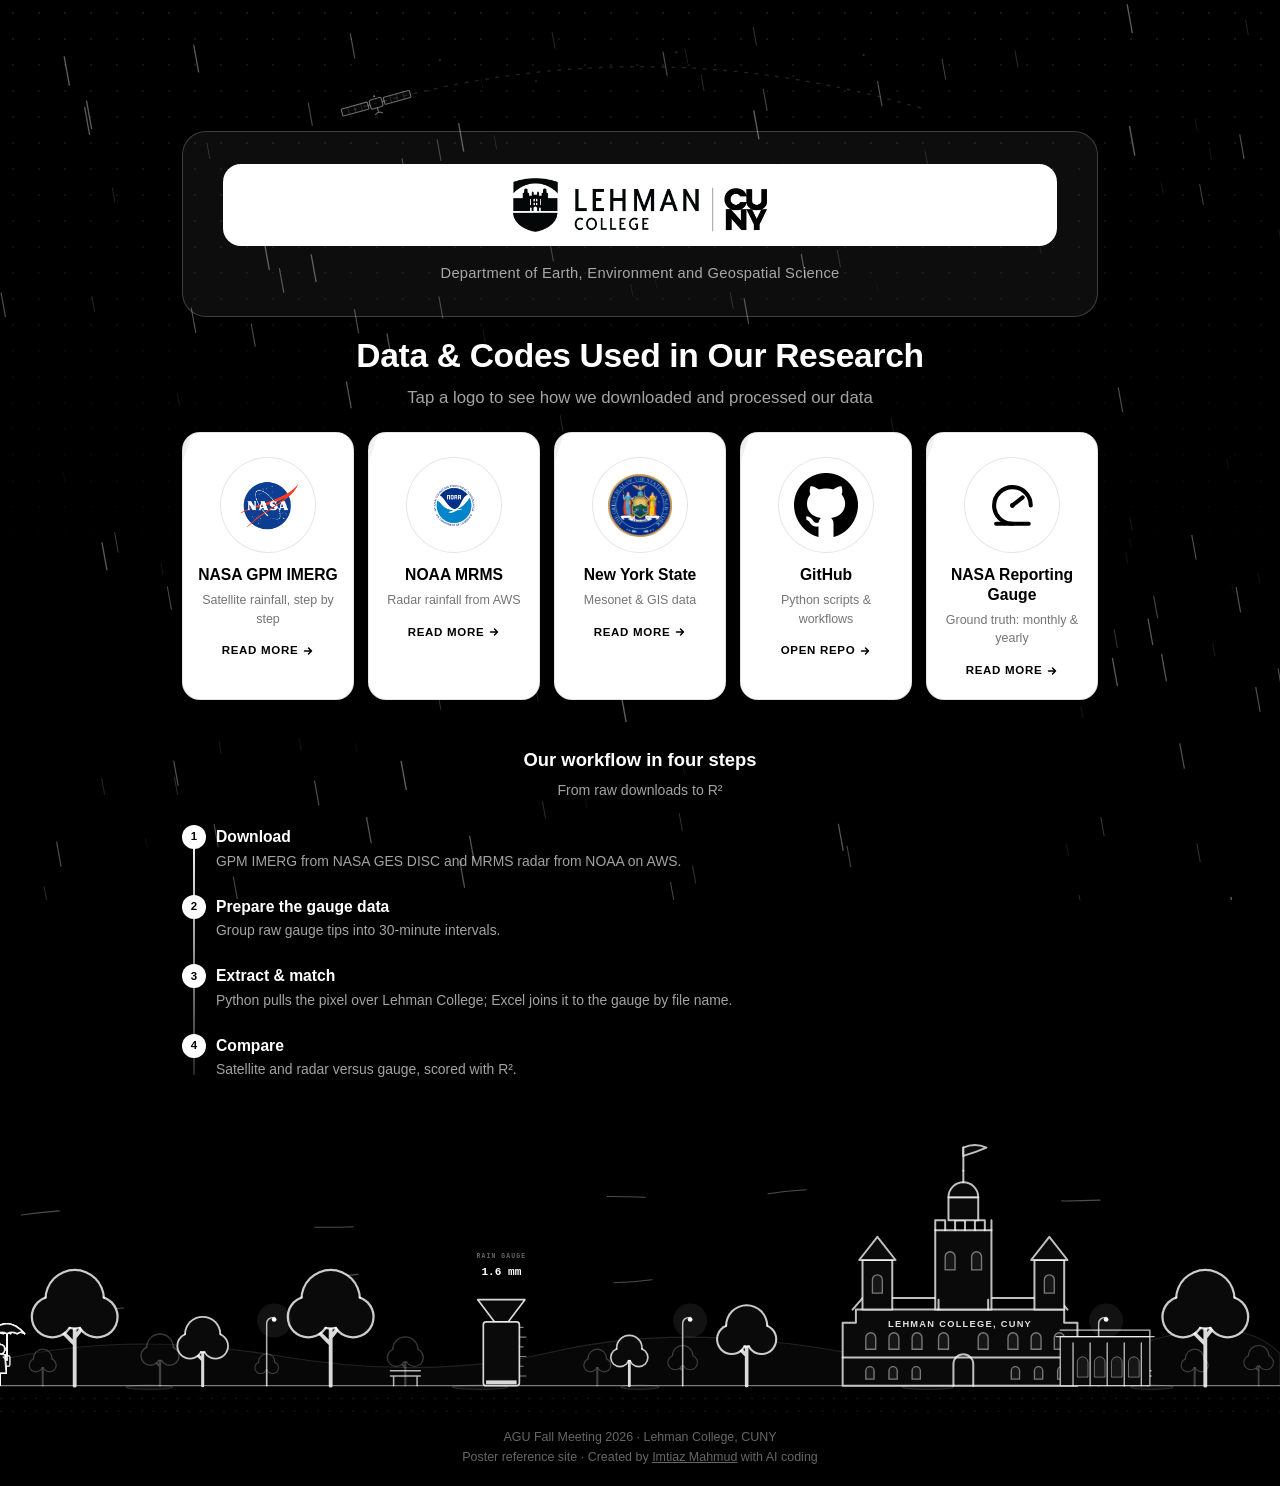
<file: index.html>
<!DOCTYPE html>
<html lang="en">
<head>
<meta charset="UTF-8">
<meta name="viewport" content="width=device-width, initial-scale=1, viewport-fit=cover">
<meta name="theme-color" content="#000000">
<title>Data &amp; Codes Used in Our Research | Lehman College</title>
<meta name="description" content="How we downloaded and processed the data behind our AGU poster: NASA GPM IMERG, NOAA MRMS, NASA rain gauges, New York State data, and our code on GitHub.">
<link rel="icon" href="images/glass.png">
<link rel="stylesheet" href="css/style.css">
<script>document.documentElement.classList.add('js');</script>
</head>
<body class="home">

<!-- half-second splash -->
<div id="loader" aria-hidden="true">
  <svg viewBox="0 0 100 100">
    <path class="drop" pathLength="120" d="M50 12C50 12 28 40 28 56a22 22 0 0 0 44 0C72 40 50 12 50 12z"/>
    <ellipse class="ripple" cx="50" cy="86" rx="30" ry="8"/>
  </svg>
</div>

<div class="wrap">

  <!-- satellite gliding across the top -->
  <div class="sky" aria-hidden="true">
    <svg viewBox="0 0 400 64" preserveAspectRatio="xMidYMid meet">
      <path class="orbit" d="M-20 52Q200 -14 420 52"/>
      <g class="stars">
        <circle cx="46" cy="14" r="0.9" style="--d:0s"/><circle cx="120" cy="30" r="0.7" style="--d:1.2s"/>
        <circle cx="228" cy="8" r="0.9" style="--d:2.1s"/><circle cx="318" cy="26" r="0.7" style="--d:0.6s"/>
        <circle cx="372" cy="10" r="0.9" style="--d:1.7s"/>
      </g>
      <g id="sat">
        <animateMotion dur="38s" repeatCount="indefinite" rotate="auto" path="M-20 52Q200 -14 420 52"/>
        <animate attributeName="opacity" values="0;1;1;0" keyTimes="0;0.08;0.92;1" dur="38s" repeatCount="indefinite"/>
        <g class="satbody">
          <line x1="-8" y1="0" x2="8" y2="0"/>
          <rect x="-34" y="-3.5" width="26" height="7" rx="0.8"/>
          <rect x="8" y="-3.5" width="26" height="7" rx="0.8"/>
          <path class="grid" d="M-27.5 -3.5V3.5M-21 -3.5V3.5M-14.5 -3.5V3.5M14.5 -3.5V3.5M21 -3.5V3.5M27.5 -3.5V3.5"/>
          <rect class="core" x="-6" y="-4.5" width="12" height="9" rx="1.6"/>
          <path d="M0 4.5V8M-3.5 10.5Q0 7.5 3.5 10.5"/>
          <circle class="blink" cx="0" cy="-7" r="1"/>
        </g>
      </g>
    </svg>
  </div>

  <header class="masthead reveal">
    <div class="logo-row">
      <img src="images/Lehman_logo.png" alt="Lehman College, CUNY">
    </div>
    <p class="dept">Department of Earth, Environment and Geospatial Science</p>
  </header>

  <section class="title-band reveal">
    <h1>Data &amp; Codes Used in Our Research</h1>
    <p>Tap a logo to see how we downloaded and processed our data</p>
  </section>

  <nav class="logo-grid">

    <a class="logo-card reveal" style="--i:0" href="nasa.html">
      <span class="logo-badge"><img src="images/nasa-logo-web-rgb.webp" alt="NASA logo"></span>
      <span class="name">NASA GPM IMERG</span>
      <span class="desc">Satellite rainfall, step by step</span>
      <span class="go">Read more
        <svg viewBox="0 0 24 24" fill="none" stroke="currentColor" stroke-width="3" stroke-linecap="round" stroke-linejoin="round"><path d="M5 12h14M13 6l6 6-6 6"/></svg>
      </span>
    </a>

    <a class="logo-card reveal" style="--i:1" href="noaa.html">
      <span class="logo-badge"><img src="images/noaa-emblem-rgb-2022.png" alt="NOAA emblem"></span>
      <span class="name">NOAA MRMS</span>
      <span class="desc">Radar rainfall from AWS</span>
      <span class="go">Read more
        <svg viewBox="0 0 24 24" fill="none" stroke="currentColor" stroke-width="3" stroke-linecap="round" stroke-linejoin="round"><path d="M5 12h14M13 6l6 6-6 6"/></svg>
      </span>
    </a>

    <a class="logo-card reveal" style="--i:2" href="nys.html">
      <span class="logo-badge"><img src="images/new-york-state-seal.png" alt="Great Seal of the State of New York"></span>
      <span class="name">New York State</span>
      <span class="desc">Mesonet &amp; GIS data</span>
      <span class="go">Read more
        <svg viewBox="0 0 24 24" fill="none" stroke="currentColor" stroke-width="3" stroke-linecap="round" stroke-linejoin="round"><path d="M5 12h14M13 6l6 6-6 6"/></svg>
      </span>
    </a>

    <a class="logo-card reveal" style="--i:3" href="https://github.com/imtiaz-bronx/GPM_Codes" target="_blank" rel="noopener">
      <span class="logo-badge"><img src="images/github.png" alt="GitHub logo"></span>
      <span class="name">GitHub</span>
      <span class="desc">Python scripts &amp; workflows</span>
      <span class="go">Open repo
        <svg viewBox="0 0 24 24" fill="none" stroke="currentColor" stroke-width="3" stroke-linecap="round" stroke-linejoin="round"><path d="M5 12h14M13 6l6 6-6 6"/></svg>
      </span>
    </a>

    <a class="logo-card reveal" style="--i:4" href="nasa-gauge.html">
      <span class="logo-badge">
        <svg viewBox="0 0 24 24" fill="none" stroke="currentColor" stroke-width="2" stroke-linecap="round" stroke-linejoin="round"><path d="M12 21a9 9 0 1 1 9-9"/><g class="gauge-needle"><path d="M12 12l5-4"/></g><circle cx="12" cy="12" r="1.2" fill="currentColor" stroke="none"/><path d="M4 21h16"/></svg>
      </span>
      <span class="name">NASA Reporting Gauge</span>
      <span class="desc">Ground truth: monthly &amp; yearly</span>
      <span class="go">Read more
        <svg viewBox="0 0 24 24" fill="none" stroke="currentColor" stroke-width="3" stroke-linecap="round" stroke-linejoin="round"><path d="M5 12h14M13 6l6 6-6 6"/></svg>
      </span>
    </a>

  </nav>

  <h2 class="section-title reveal">Our workflow in four steps</h2>
  <p class="section-sub reveal">From raw downloads to R&sup2;</p>

  <ol class="timeline">
    <li class="reveal" data-n="1"><strong>Download</strong><span>GPM IMERG from NASA GES DISC and MRMS radar from NOAA on AWS.</span></li>
    <li class="reveal" data-n="2"><strong>Prepare the gauge data</strong><span>Group raw gauge tips into 30-minute intervals.</span></li>
    <li class="reveal" data-n="3"><strong>Extract &amp; match</strong><span>Python pulls the pixel over Lehman College; Excel joins it to the gauge by file name.</span></li>
    <li class="reveal" data-n="4"><strong>Compare</strong><span>Satellite and radar versus gauge, scored with R&sup2;.</span></li>
  </ol>

  <!-- bottom scene: trees in the wind, rain gauge, Lehman hall -->
  <div class="scene scene-narrow reveal" aria-hidden="true">
    <svg viewBox="0 0 400 190" preserveAspectRatio="xMidYMax meet">

      <g class="wind">
        <path d="M6 70C60 58 92 82 146 68S228 60 270 70" style="--d:0s"/>
        <path d="M54 104C104 96 134 112 184 102" style="--d:2.4s"/>
        <path d="M190 46C240 38 282 54 336 44" style="--d:4.2s"/>
      </g>

      <line class="ground" x1="0" y1="170" x2="400" y2="170"/>

      <!-- trees -->
      <g transform="translate(46 170)"><g class="sway" style="--s:5.6s;--d:0s">
        <path class="trunk" d="M0 0V-40M0 -26L-8 -34M0 -30L7 -39"/>
        <g class="canopy">
          <g class="o"><circle cx="0" cy="-54" r="19"/><circle cx="-14" cy="-43" r="13.5"/><circle cx="14" cy="-43" r="13.5"/></g>
          <g class="i"><circle cx="0" cy="-54" r="17.6"/><circle cx="-14" cy="-43" r="12.1"/><circle cx="14" cy="-43" r="12.1"/></g>
          <path class="vein" d="M-6 -52Q0 -48 6 -54M-16 -42Q-12 -38 -8 -42M8 -41Q13 -37 18 -42"/>
        </g>
      </g></g>

      <g transform="translate(102 170)"><g class="sway" style="--s:4.8s;--d:-1.3s">
        <path class="trunk" d="M0 0V-30M0 -20L-6 -26"/>
        <g class="canopy">
          <g class="o"><circle cx="0" cy="-40" r="14.5"/><circle cx="-10" cy="-31" r="10.5"/><circle cx="10" cy="-31" r="10.5"/></g>
          <g class="i"><circle cx="0" cy="-40" r="13.1"/><circle cx="-10" cy="-31" r="9.1"/><circle cx="10" cy="-31" r="9.1"/></g>
          <path class="vein" d="M-4 -39Q1 -36 5 -41"/>
        </g>
      </g></g>

      <g transform="translate(232 170)"><g class="sway" style="--s:5.2s;--d:-2.4s">
        <path class="trunk" d="M0 0V-24"/>
        <g class="canopy">
          <g class="o"><circle cx="0" cy="-32" r="11.5"/><circle cx="-8" cy="-24" r="8.5"/><circle cx="8" cy="-24" r="8.5"/></g>
          <g class="i"><circle cx="0" cy="-32" r="10.1"/><circle cx="-8" cy="-24" r="7.1"/><circle cx="8" cy="-24" r="7.1"/></g>
        </g>
      </g></g>

      <!-- leaves carried by the wind -->
      <ellipse class="leaf" cx="58" cy="118" rx="3" ry="1.5" style="--d:0s;--y:-14px"/>
      <ellipse class="leaf" cx="54" cy="126" rx="2.6" ry="1.3" style="--d:3.4s;--y:8px"/>
      <ellipse class="leaf" cx="108" cy="130" rx="2.4" ry="1.2" style="--d:6.2s;--y:-6px"/>

      <!-- rain gauge -->
      <g transform="translate(168 170)">
        <text class="glabel" x="0" y="-92" text-anchor="middle">RAIN GAUGE</text>
        <text class="greadout gtext" x="0" y="-80" text-anchor="middle">0.0 mm</text>
        <line class="drip" style="--d:0s"   x1="-7" y1="-70" x2="-7" y2="-65"/>
        <line class="drip" style="--d:0.5s" x1="0"  y1="-70" x2="0"  y2="-65"/>
        <line class="drip" style="--d:0.95s" x1="7" y1="-70" x2="7"  y2="-65"/>
        <path class="gbody" d="M-17 -62H17L5 -46H-5Z"/>
        <rect class="gbody" x="-13" y="-46" width="26" height="46" rx="2"/>
        <rect class="gwater" x="-11" y="-1" width="22" height="0" fill="#fff" opacity="0.85"/>
        <path class="gtick" d="M13 -7H18M13 -14H16M13 -21H18M13 -28H16M13 -35H18M13 -42H16"/>
      </g>

      <!-- Lehman College hall -->
      <g class="hall">
        <path class="o" d="M254 170V132H262V124H388V132H396V170Z"/>
        <path class="l" d="M260 124L266 117H384L390 124"/>
        <rect class="o" x="310" y="76" width="34" height="48"/>
        <path class="l" d="M310 76V70H316V76M322 76V70H328V76M334 76V70H340V76M344 76V70"/>
        <rect class="o" x="318" y="56" width="18" height="14"/>
        <path class="o" d="M318 56A9 9 0 0 1 336 56Z"/>
        <path class="l" d="M327 47V40"/>
        <rect class="o" x="266" y="94" width="18" height="30"/>
        <path class="o" d="M264 94L275 80L286 94Z"/>
        <rect class="o" x="370" y="94" width="18" height="30"/>
        <path class="o" d="M368 94L379 80L390 94Z"/>
        <path class="l" d="M321 170V157A6 6 0 0 1 333 157V170"/>
        <text class="sign" x="325" y="134.5" text-anchor="middle">LEHMAN COLLEGE, CUNY</text>
        <path class="win" d="M268 148v-7a3 3 0 0 1 6 0v7z"/>
        <path class="win glow" style="--d:0s" d="M282 148v-7a3 3 0 0 1 6 0v7z"/>
        <path class="win" d="M296 148v-7a3 3 0 0 1 6 0v7z"/>
        <path class="win" d="M312 148v-7a3 3 0 0 1 6 0v7z"/>
        <path class="win glow" style="--d:2.2s" d="M336 148v-7a3 3 0 0 1 6 0v7z"/>
        <path class="win" d="M354 148v-7a3 3 0 0 1 6 0v7z"/>
        <path class="win glow" style="--d:4.1s" d="M368 148v-7a3 3 0 0 1 6 0v7z"/>
        <path class="win" d="M382 148v-7a3 3 0 0 1 6 0v7z"/>
        <path class="win glow" style="--d:1.1s" d="M316 100v-8a3 3 0 0 1 6 0v8z"/>
        <path class="win" d="M332 100v-8a3 3 0 0 1 6 0v8z"/>
        <path class="win" d="M272 114v-8a3 3 0 0 1 6 0v8z"/>
        <path class="win" d="M376 114v-8a3 3 0 0 1 6 0v8z"/>
      </g>
      <!-- students walking with umbrellas -->
      <g transform="translate(0 170)"><g class="walker" style="--dur:30s;--delay:0s;--step:0.55s;animation-name:walkR"><g><g class="person">
        
        <g class="leg"><path d="M0 -10V-0.5"/></g><g class="leg b"><path d="M0 -10V-0.5"/></g>
        <path class="coat" d="M-3.6 -23Q0 -24.6 3.6 -23L4.6 -9.5H-4.6Z"/>
        <g class="arm"><path d="M-1.5 -21.5L-3 -14"/></g>
        <circle class="head" cx="0" cy="-27.4" r="3.5"/>
        <path d="M2.4 -21.5L5.2 -19.2"/>
        <g class="umb"><path d="M5.2 -19.2V-39"/><path class="canopy-u u1" d="M-8 -39Q5.2 -54 18.4 -39Q15.5 -41 12.8 -39Q9 -41 5.2 -39Q1.4 -41 -2.4 -39Q-5.2 -41 -8 -39Z"/></g>
      </g></g></g></g>
      <g transform="translate(0 170)"><g class="walker" style="--dur:38s;--delay:-14s;--step:0.7s;animation-name:walkL"><g transform="scale(-1 1)"><g class="person">
        <rect class="pack" x="-7.4" y="-22.5" width="3.6" height="8" rx="1.2"/>
        <g class="leg"><path d="M0 -10V-0.5"/></g><g class="leg b"><path d="M0 -10V-0.5"/></g>
        <path class="coat" d="M-3.6 -23Q0 -24.6 3.6 -23L4.6 -9.5H-4.6Z"/>
        <g class="arm"><path d="M-1.5 -21.5L-3 -14"/></g>
        <circle class="head" cx="0" cy="-27.4" r="3.5"/>
        <path d="M2.4 -21.5L5.2 -19.2"/>
        <g class="umb"><path d="M5.2 -19.2V-39"/><path class="canopy-u u2" d="M-8 -39Q5.2 -54 18.4 -39Q15.5 -41 12.8 -39Q9 -41 5.2 -39Q1.4 -41 -2.4 -39Q-5.2 -41 -8 -39Z"/></g>
      </g></g></g></g>
      <g transform="translate(0 170)"><g class="walker" style="--dur:34s;--delay:-21s;--step:0.62s;animation-name:walkR"><g><g class="person">
        <rect class="pack" x="-7.4" y="-22.5" width="3.6" height="8" rx="1.2"/>
        <g class="leg"><path d="M0 -10V-0.5"/></g><g class="leg b"><path d="M0 -10V-0.5"/></g>
        <path class="coat" d="M-3.6 -23Q0 -24.6 3.6 -23L4.6 -9.5H-4.6Z"/>
        <g class="arm"><path d="M-1.5 -21.5L-3 -14"/></g>
        <circle class="head" cx="0" cy="-27.4" r="3.5"/>
        <path d="M2.4 -21.5L5.2 -19.2"/>
        <g class="umb"><path d="M5.2 -19.2V-39"/><path class="canopy-u u3" d="M-8 -39Q5.2 -54 18.4 -39Q15.5 -41 12.8 -39Q9 -41 5.2 -39Q1.4 -41 -2.4 -39Q-5.2 -41 -8 -39Z"/></g>
      </g></g></g></g>
      <g transform="translate(0 170)"><g class="walker" style="--dur:44s;--delay:-31s;--step:0.8s;animation-name:walkL"><g transform="scale(-1 1)"><g class="person">
        
        <g class="leg"><path d="M0 -10V-0.5"/></g><g class="leg b"><path d="M0 -10V-0.5"/></g>
        <path class="coat" d="M-3.6 -23Q0 -24.6 3.6 -23L4.6 -9.5H-4.6Z"/>
        <g class="arm"><path d="M-1.5 -21.5L-3 -14"/></g>
        <circle class="head" cx="0" cy="-27.4" r="3.5"/>
        <path d="M2.4 -21.5L5.2 -19.2"/>
        <g class="umb"><path d="M5.2 -19.2V-39"/><path class="canopy-u u1" d="M-8 -39Q5.2 -54 18.4 -39Q15.5 -41 12.8 -39Q9 -41 5.2 -39Q1.4 -41 -2.4 -39Q-5.2 -41 -8 -39Z"/></g>
      </g></g></g></g>
    </svg>
  </div>

  <!-- desktop: wide full-bleed scene -->
  <div class="scene scene-wide" aria-hidden="true">
    <svg viewBox="0 0 1200 250" preserveAspectRatio="xMidYMax meet">
      <g class="wind">
        <path d="M20 60C150 40 260 92 400 62S640 40 760 64" style="--d:0s"/>
        <path d="M300 120C420 100 520 140 640 116" style="--d:2.4s"/>
        <path d="M720 40C840 22 960 66 1120 36" style="--d:4.2s"/>
        <path d="M80 150C180 138 250 164 340 148" style="--d:5.8s"/>
      </g>
      <path class="hills" d="M0 196Q120 168 260 192T520 188T800 190T1060 184T1200 190V220H0Z"/>
      <g transform="translate(40 220) scale(0.8)" opacity="0.28"><g class="sway" style="--s:6.4s;--d:-0.4s"><path class="trunk" d="M0 0V-24"/><g class="canopy"><g class="o"><circle cx="0" cy="-32" r="11.5"/><circle cx="-8" cy="-24" r="8.5"/><circle cx="8" cy="-24" r="8.5"/></g><g class="i"><circle cx="0" cy="-32" r="10.1"/><circle cx="-8" cy="-24" r="7.1"/><circle cx="8" cy="-24" r="7.1"/></g></g></g></g>
      <g transform="translate(150 220) scale(0.9)" opacity="0.28"><g class="sway" style="--s:6.4s;--d:-1.7s"><path class="trunk" d="M0 0V-30M0 -20L-6 -26"/><g class="canopy"><g class="o"><circle cx="0" cy="-40" r="14.5"/><circle cx="-10" cy="-31" r="10.5"/><circle cx="10" cy="-31" r="10.5"/></g><g class="i"><circle cx="0" cy="-40" r="13.1"/><circle cx="-10" cy="-31" r="9.1"/><circle cx="10" cy="-31" r="9.1"/></g></g></g></g>
      <g transform="translate(250 220) scale(0.7)" opacity="0.28"><g class="sway" style="--s:6.4s;--d:-2.8s"><path class="trunk" d="M0 0V-24"/><g class="canopy"><g class="o"><circle cx="0" cy="-32" r="11.5"/><circle cx="-8" cy="-24" r="8.5"/><circle cx="8" cy="-24" r="8.5"/></g><g class="i"><circle cx="0" cy="-32" r="10.1"/><circle cx="-8" cy="-24" r="7.1"/><circle cx="8" cy="-24" r="7.1"/></g></g></g></g>
      <g transform="translate(380 220) scale(0.85)" opacity="0.28"><g class="sway" style="--s:6.4s;--d:-4.2s"><path class="trunk" d="M0 0V-30M0 -20L-6 -26"/><g class="canopy"><g class="o"><circle cx="0" cy="-40" r="14.5"/><circle cx="-10" cy="-31" r="10.5"/><circle cx="10" cy="-31" r="10.5"/></g><g class="i"><circle cx="0" cy="-40" r="13.1"/><circle cx="-10" cy="-31" r="9.1"/><circle cx="10" cy="-31" r="9.1"/></g></g></g></g>
      <g transform="translate(560 220) scale(0.8)" opacity="0.28"><g class="sway" style="--s:6.4s;--d:-6.2s"><path class="trunk" d="M0 0V-24"/><g class="canopy"><g class="o"><circle cx="0" cy="-32" r="11.5"/><circle cx="-8" cy="-24" r="8.5"/><circle cx="8" cy="-24" r="8.5"/></g><g class="i"><circle cx="0" cy="-32" r="10.1"/><circle cx="-8" cy="-24" r="7.1"/><circle cx="8" cy="-24" r="7.1"/></g></g></g></g>
      <g transform="translate(640 220) scale(0.7)" opacity="0.28"><g class="sway" style="--s:6.4s;--d:-7.1s"><path class="trunk" d="M0 0V-30M0 -20L-6 -26"/><g class="canopy"><g class="o"><circle cx="0" cy="-40" r="14.5"/><circle cx="-10" cy="-31" r="10.5"/><circle cx="10" cy="-31" r="10.5"/></g><g class="i"><circle cx="0" cy="-40" r="13.1"/><circle cx="-10" cy="-31" r="9.1"/><circle cx="10" cy="-31" r="9.1"/></g></g></g></g>
      <g transform="translate(1120 220) scale(0.8)" opacity="0.28"><g class="sway" style="--s:6.4s;--d:-12.4s"><path class="trunk" d="M0 0V-24"/><g class="canopy"><g class="o"><circle cx="0" cy="-32" r="11.5"/><circle cx="-8" cy="-24" r="8.5"/><circle cx="8" cy="-24" r="8.5"/></g><g class="i"><circle cx="0" cy="-32" r="10.1"/><circle cx="-8" cy="-24" r="7.1"/><circle cx="8" cy="-24" r="7.1"/></g></g></g></g>
      <g transform="translate(1180 220) scale(0.7)" opacity="0.28"><g class="sway" style="--s:6.4s;--d:-13.1s"><path class="trunk" d="M0 0V-30M0 -20L-6 -26"/><g class="canopy"><g class="o"><circle cx="0" cy="-40" r="14.5"/><circle cx="-10" cy="-31" r="10.5"/><circle cx="10" cy="-31" r="10.5"/></g><g class="i"><circle cx="0" cy="-40" r="13.1"/><circle cx="-10" cy="-31" r="9.1"/><circle cx="10" cy="-31" r="9.1"/></g></g></g></g>
      <line class="ground" x1="0" y1="220" x2="1200" y2="220"/>
      <path class="soil" d="M0 232H1200M0 244H1200"/>
      <g transform="translate(70 220) scale(1.5)" opacity="1"><g class="sway" style="--s:5.8s;--d:0s"><path class="trunk" d="M0 0V-40M0 -26L-8 -34M0 -30L7 -39"/><g class="canopy"><g class="o"><circle cx="0" cy="-54" r="19"/><circle cx="-14" cy="-43" r="13.5"/><circle cx="14" cy="-43" r="13.5"/></g><g class="i"><circle cx="0" cy="-54" r="17.6"/><circle cx="-14" cy="-43" r="12.1"/><circle cx="14" cy="-43" r="12.1"/></g></g></g></g>
      <g transform="translate(190 220) scale(1.2)" opacity="1"><g class="sway" style="--s:4.9s;--d:-1.3s"><path class="trunk" d="M0 0V-30M0 -20L-6 -26"/><g class="canopy"><g class="o"><circle cx="0" cy="-40" r="14.5"/><circle cx="-10" cy="-31" r="10.5"/><circle cx="10" cy="-31" r="10.5"/></g><g class="i"><circle cx="0" cy="-40" r="13.1"/><circle cx="-10" cy="-31" r="9.1"/><circle cx="10" cy="-31" r="9.1"/></g></g></g></g>
      <g transform="translate(310 220) scale(1.5)" opacity="1"><g class="sway" style="--s:5.5s;--d:-2.1s"><path class="trunk" d="M0 0V-40M0 -26L-8 -34M0 -30L7 -39"/><g class="canopy"><g class="o"><circle cx="0" cy="-54" r="19"/><circle cx="-14" cy="-43" r="13.5"/><circle cx="14" cy="-43" r="13.5"/></g><g class="i"><circle cx="0" cy="-54" r="17.6"/><circle cx="-14" cy="-43" r="12.1"/><circle cx="14" cy="-43" r="12.1"/></g></g></g></g>
      <g transform="translate(590 220) scale(1.1)" opacity="1"><g class="sway" style="--s:5.2s;--d:-0.7s"><path class="trunk" d="M0 0V-24"/><g class="canopy"><g class="o"><circle cx="0" cy="-32" r="11.5"/><circle cx="-8" cy="-24" r="8.5"/><circle cx="8" cy="-24" r="8.5"/></g><g class="i"><circle cx="0" cy="-32" r="10.1"/><circle cx="-8" cy="-24" r="7.1"/><circle cx="8" cy="-24" r="7.1"/></g></g></g></g>
      <g transform="translate(700 220) scale(1.4)" opacity="1"><g class="sway" style="--s:5.0s;--d:-3.2s"><path class="trunk" d="M0 0V-30M0 -20L-6 -26"/><g class="canopy"><g class="o"><circle cx="0" cy="-40" r="14.5"/><circle cx="-10" cy="-31" r="10.5"/><circle cx="10" cy="-31" r="10.5"/></g><g class="i"><circle cx="0" cy="-40" r="13.1"/><circle cx="-10" cy="-31" r="9.1"/><circle cx="10" cy="-31" r="9.1"/></g></g></g></g>
      <g transform="translate(1130 220) scale(1.5)" opacity="1"><g class="sway" style="--s:5.6s;--d:-1.8s"><path class="trunk" d="M0 0V-40M0 -26L-8 -34M0 -30L7 -39"/><g class="canopy"><g class="o"><circle cx="0" cy="-54" r="19"/><circle cx="-14" cy="-43" r="13.5"/><circle cx="14" cy="-43" r="13.5"/></g><g class="i"><circle cx="0" cy="-54" r="17.6"/><circle cx="-14" cy="-43" r="12.1"/><circle cx="14" cy="-43" r="12.1"/></g></g></g></g>
      <g transform="translate(250 220)"><path class="lamp" d="M0 0V-58M0 -58Q0 -64 7 -64"/><circle class="lampglow" cx="7" cy="-61" r="16"/><circle class="lamphead" cx="7" cy="-62" r="2.2"/></g>
      <g transform="translate(640 220)"><path class="lamp" d="M0 0V-58M0 -58Q0 -64 7 -64"/><circle class="lampglow" cx="7" cy="-61" r="16"/><circle class="lamphead" cx="7" cy="-62" r="2.2"/></g>
      <g transform="translate(1030 220)"><path class="lamp" d="M0 0V-58M0 -58Q0 -64 7 -64"/><circle class="lampglow" cx="7" cy="-61" r="16"/><circle class="lamphead" cx="7" cy="-62" r="2.2"/></g>
      <g transform="translate(380 220)"><path class="lamp" d="M-14 -9H14M-14 -14H14M-11 -9V0M11 -9V0"/></g>
      <g transform="translate(1065 220)"><path class="lamp" d="M-14 -9H14M-14 -14H14M-11 -9V0M11 -9V0"/></g>
      <g transform="translate(140 220)"><ellipse class="pud" rx="22" ry="2" cy="1.5"/><ellipse class="ripple" style="--d:0s" rx="8.8" ry="1.2" cy="1.5"/><ellipse class="ripple" style="--d:1.1s" rx="8.8" ry="1.2" cy="1.5"/></g>
      <g transform="translate(450 220)"><ellipse class="pud" rx="26" ry="2" cy="1.5"/><ellipse class="ripple" style="--d:1.7s" rx="10.4" ry="1.2" cy="1.5"/><ellipse class="ripple" style="--d:2.8s" rx="10.4" ry="1.2" cy="1.5"/></g>
      <g transform="translate(600 220)"><ellipse class="pud" rx="18" ry="2" cy="1.5"/><ellipse class="ripple" style="--d:0.8s" rx="7.2" ry="1.2" cy="1.5"/><ellipse class="ripple" style="--d:1.9s" rx="7.2" ry="1.2" cy="1.5"/></g>
      <g transform="translate(870 220)"><ellipse class="pud" rx="24" ry="2" cy="1.5"/><ellipse class="ripple" style="--d:2.3s" rx="9.600000000000001" ry="1.2" cy="1.5"/><ellipse class="ripple" style="--d:3.4s" rx="9.600000000000001" ry="1.2" cy="1.5"/></g>
      <g transform="translate(1080 220)"><ellipse class="pud" rx="20" ry="2" cy="1.5"/><ellipse class="ripple" style="--d:1.1s" rx="8.0" ry="1.2" cy="1.5"/><ellipse class="ripple" style="--d:2.2s" rx="8.0" ry="1.2" cy="1.5"/></g>
      <ellipse class="leaf" cx="88" cy="150" rx="3.2" ry="1.6" style="--d:0s;--y:-18px;--dx:260px"/>
      <ellipse class="leaf" cx="80" cy="165" rx="3.2" ry="1.6" style="--d:3.4s;--y:10px;--dx:260px"/>
      <ellipse class="leaf" cx="210" cy="150" rx="3.2" ry="1.6" style="--d:6.2s;--y:-8px;--dx:260px"/>
      <ellipse class="leaf" cx="330" cy="140" rx="3.2" ry="1.6" style="--d:1.8s;--y:-14px;--dx:260px"/>
      <ellipse class="leaf" cx="720" cy="155" rx="3.2" ry="1.6" style="--d:4.6s;--y:6px;--dx:260px"/>
      <g transform="translate(470 220) scale(1.3)">
        <text class="glabel" x="0" y="-92" text-anchor="middle">RAIN GAUGE</text>
        <text class="greadout gtext" x="0" y="-80" text-anchor="middle">0.0 mm</text>
        <line class="drip" style="--d:0s"   x1="-7" y1="-70" x2="-7" y2="-65"/>
        <line class="drip" style="--d:0.5s" x1="0"  y1="-70" x2="0"  y2="-65"/>
        <line class="drip" style="--d:0.95s" x1="7" y1="-70" x2="7"  y2="-65"/>
        <path class="gbody" d="M-17 -62H17L5 -46H-5Z"/>
        <rect class="gbody" x="-13" y="-46" width="26" height="46" rx="2"/>
        <rect class="gwater" x="-11" y="-1" width="22" height="0" fill="#fff" opacity="0.85"/>
        <path class="gtick" d="M13 -7H18M13 -14H16M13 -21H18M13 -28H16M13 -35H18M13 -42H16"/>
      </g>
      <g transform="translate(790 220) scale(1.55) translate(-254 -170)">
      <g class="hall">
        <path class="o" d="M254 170V132H262V124H388V132H396V170Z"/>
        <path class="l" d="M260 124L266 117H384L390 124"/>
        <rect class="o" x="310" y="76" width="34" height="48"/>
        <path class="l" d="M310 76V70H316V76M322 76V70H328V76M334 76V70H340V76M344 76V70"/>
        <rect class="o" x="318" y="56" width="18" height="14"/>
        <path class="o" d="M318 56A9 9 0 0 1 336 56Z"/>
        <path class="l" d="M327 47V40"/>
        <rect class="o" x="266" y="94" width="18" height="30"/>
        <path class="o" d="M264 94L275 80L286 94Z"/>
        <rect class="o" x="370" y="94" width="18" height="30"/>
        <path class="o" d="M368 94L379 80L390 94Z"/>
        <path class="l" d="M321 170V157A6 6 0 0 1 333 157V170"/>
        <text class="sign" x="325" y="134.5" text-anchor="middle">LEHMAN COLLEGE, CUNY</text>
        <path class="win" d="M268 148v-7a3 3 0 0 1 6 0v7z"/>
        <path class="win glow" style="--d:0s" d="M282 148v-7a3 3 0 0 1 6 0v7z"/>
        <path class="win" d="M296 148v-7a3 3 0 0 1 6 0v7z"/>
        <path class="win" d="M312 148v-7a3 3 0 0 1 6 0v7z"/>
        <path class="win glow" style="--d:2.2s" d="M336 148v-7a3 3 0 0 1 6 0v7z"/>
        <path class="win" d="M354 148v-7a3 3 0 0 1 6 0v7z"/>
        <path class="win glow" style="--d:4.1s" d="M368 148v-7a3 3 0 0 1 6 0v7z"/>
        <path class="win" d="M382 148v-7a3 3 0 0 1 6 0v7z"/>
        <path class="win glow" style="--d:1.1s" d="M316 100v-8a3 3 0 0 1 6 0v8z"/>
        <path class="win" d="M332 100v-8a3 3 0 0 1 6 0v8z"/>
        <path class="win" d="M272 114v-8a3 3 0 0 1 6 0v8z"/>
        <path class="win" d="M376 114v-8a3 3 0 0 1 6 0v8z"/>
        <path class="l" d="M254 153H396"/>
        <path class="win" d="M268 166v-5a2.5 2.5 0 0 1 5 0v5z"/><path class="win" d="M282 166v-5a2.5 2.5 0 0 1 5 0v5z"/><path class="win" d="M296 166v-5a2.5 2.5 0 0 1 5 0v5z"/>
        <path class="win" d="M356 166v-5a2.5 2.5 0 0 1 5 0v5z"/><path class="win" d="M370 166v-5a2.5 2.5 0 0 1 5 0v5z"/><path class="win" d="M384 166v-5a2.5 2.5 0 0 1 5 0v5z"/>
        <path class="l" d="M327 40V26"/><g class="flag"><path class="o" d="M327 26Q334 23 341 26Q334 29 327 31Z"/></g>
        <path class="l" d="M312 124V118M342 124V118"/>
      </g>
      </g>
      <g class="hall" transform="translate(1000 220)">
        <path class="o" d="M-6 0V-46H78V0Z"/><path class="l" d="M-10 -46H82M-6 -52H78V-46"/>
        <path class="l" d="M6 0V-40M22 0V-40M38 0V-40M54 0V-40M70 0V-40"/>
        <path class="win glow" style="--d:1.6s" d="M10 -8v-14a5 5 0 0 1 10 0v14z"/><path class="win" d="M26 -8v-14a5 5 0 0 1 10 0v14z"/><path class="win glow" style="--d:3.3s" d="M42 -8v-14a5 5 0 0 1 10 0v14z"/><path class="win" d="M58 -8v-14a5 5 0 0 1 10 0v14z"/>
      </g>
      <g transform="translate(0 220)"><g class="walker" style="--dur:76s;--delay:0s;--step:0.58s;animation-name:walkRW"><g transform="scale(1.25 1.25)"><g class="person">
        <g class="leg"><path d="M0 -10V-0.5"/></g><g class="leg b"><path d="M0 -10V-0.5"/></g>
        <path class="coat" d="M-3.6 -23Q0 -24.6 3.6 -23L4.6 -9.5H-4.6Z"/><g class="arm"><path d="M-1.5 -21.5L-3 -14"/></g>
        <circle class="head" cx="0" cy="-27.4" r="3.5"/><path d="M2.4 -21.5L5.2 -19.2"/>
        <g class="umb"><path d="M5.2 -19.2V-39"/><path class="canopy-u u1" d="M-8 -39Q5.2 -54 18.4 -39Q15.5 -41 12.8 -39Q9 -41 5.2 -39Q1.4 -41 -2.4 -39Q-5.2 -41 -8 -39Z"/></g>
      </g></g></g></g>
      <g transform="translate(0 220)"><g class="walker" style="--dur:76s;--delay:-1.2s;--step:0.58s;animation-name:walkRW"><g transform="scale(1.25 1.25)"><g class="person">
        <rect class="pack" x="-7.4" y="-22.5" width="3.6" height="8" rx="1.2"/><g class="leg"><path d="M0 -10V-0.5"/></g><g class="leg b"><path d="M0 -10V-0.5"/></g>
        <path class="coat" d="M-3.6 -23Q0 -24.6 3.6 -23L4.6 -9.5H-4.6Z"/><g class="arm"><path d="M-1.5 -21.5L-3 -14"/></g>
        <circle class="head" cx="0" cy="-27.4" r="3.5"/><path d="M2.4 -21.5L5.2 -19.2"/>
        <g class="umb"><path d="M5.2 -19.2V-39"/><path class="canopy-u u2" d="M-8 -39Q5.2 -54 18.4 -39Q15.5 -41 12.8 -39Q9 -41 5.2 -39Q1.4 -41 -2.4 -39Q-5.2 -41 -8 -39Z"/></g>
      </g></g></g></g>
      <g transform="translate(0 220)"><g class="walker" style="--dur:92s;--delay:-30s;--step:0.72s;animation-name:walkLW"><g transform="scale(-1.25 1.25)"><g class="person">
        <rect class="pack" x="-7.4" y="-22.5" width="3.6" height="8" rx="1.2"/><g class="leg"><path d="M0 -10V-0.5"/></g><g class="leg b"><path d="M0 -10V-0.5"/></g>
        <path class="coat" d="M-3.6 -23Q0 -24.6 3.6 -23L4.6 -9.5H-4.6Z"/><g class="arm"><path d="M-1.5 -21.5L-3 -14"/></g>
        <circle class="head" cx="0" cy="-27.4" r="3.5"/><path d="M2.4 -21.5L5.2 -19.2"/>
        <g class="umb"><path d="M5.2 -19.2V-39"/><path class="canopy-u u3" d="M-8 -39Q5.2 -54 18.4 -39Q15.5 -41 12.8 -39Q9 -41 5.2 -39Q1.4 -41 -2.4 -39Q-5.2 -41 -8 -39Z"/></g>
      </g></g></g></g>
      <g transform="translate(0 220)"><g class="walker" style="--dur:84s;--delay:-46s;--step:0.64s;animation-name:walkRW"><g transform="scale(1.25 1.25)"><g class="person">
        <rect class="pack" x="-7.4" y="-22.5" width="3.6" height="8" rx="1.2"/><g class="leg"><path d="M0 -10V-0.5"/></g><g class="leg b"><path d="M0 -10V-0.5"/></g>
        <path class="coat" d="M-3.6 -23Q0 -24.6 3.6 -23L4.6 -9.5H-4.6Z"/><g class="arm"><path d="M-1.5 -21.5L-3 -14"/></g>
        <circle class="head" cx="0" cy="-27.4" r="3.5"/><path d="M2.4 -21.5L5.2 -19.2"/>
        <g class="umb"><path d="M5.2 -19.2V-39"/><path class="canopy-u u1" d="M-8 -39Q5.2 -54 18.4 -39Q15.5 -41 12.8 -39Q9 -41 5.2 -39Q1.4 -41 -2.4 -39Q-5.2 -41 -8 -39Z"/></g>
      </g></g></g></g>
      <g transform="translate(0 220)"><g class="walker" style="--dur:100s;--delay:-70s;--step:0.78s;animation-name:walkLW"><g transform="scale(-1.25 1.25)"><g class="person">
        <g class="leg"><path d="M0 -10V-0.5"/></g><g class="leg b"><path d="M0 -10V-0.5"/></g>
        <path class="coat" d="M-3.6 -23Q0 -24.6 3.6 -23L4.6 -9.5H-4.6Z"/><g class="arm"><path d="M-1.5 -21.5L-3 -14"/></g>
        <circle class="head" cx="0" cy="-27.4" r="3.5"/><path d="M2.4 -21.5L5.2 -19.2"/>
        <g class="umb"><path d="M5.2 -19.2V-39"/><path class="canopy-u u1" d="M-8 -39Q5.2 -54 18.4 -39Q15.5 -41 12.8 -39Q9 -41 5.2 -39Q1.4 -41 -2.4 -39Q-5.2 -41 -8 -39Z"/></g>
      </g></g></g></g>
      <g transform="translate(0 220)"><g class="walker" style="--dur:100s;--delay:-71.4s;--step:0.78s;animation-name:walkLW"><g transform="scale(-1.25 1.25)"><g class="person">
        <g class="leg"><path d="M0 -10V-0.5"/></g><g class="leg b"><path d="M0 -10V-0.5"/></g>
        <path class="coat" d="M-3.6 -23Q0 -24.6 3.6 -23L4.6 -9.5H-4.6Z"/><g class="arm"><path d="M-1.5 -21.5L-3 -14"/></g>
        <circle class="head" cx="0" cy="-27.4" r="3.5"/><path d="M2.4 -21.5L5.2 -19.2"/>
        <g class="umb"><path d="M5.2 -19.2V-39"/><path class="canopy-u u2" d="M-8 -39Q5.2 -54 18.4 -39Q15.5 -41 12.8 -39Q9 -41 5.2 -39Q1.4 -41 -2.4 -39Q-5.2 -41 -8 -39Z"/></g>
      </g></g></g></g>
      <g transform="translate(0 220)"><g class="walker" style="--dur:70s;--delay:-58s;--step:0.55s;animation-name:walkRW"><g transform="scale(1.25 1.25)"><g class="person">
        <g class="leg"><path d="M0 -10V-0.5"/></g><g class="leg b"><path d="M0 -10V-0.5"/></g>
        <path class="coat" d="M-3.6 -23Q0 -24.6 3.6 -23L4.6 -9.5H-4.6Z"/><g class="arm"><path d="M-1.5 -21.5L-3 -14"/></g>
        <circle class="head" cx="0" cy="-27.4" r="3.5"/><path d="M2.4 -21.5L5.2 -19.2"/>
        <g class="umb"><path d="M5.2 -19.2V-39"/><path class="canopy-u u3" d="M-8 -39Q5.2 -54 18.4 -39Q15.5 -41 12.8 -39Q9 -41 5.2 -39Q1.4 -41 -2.4 -39Q-5.2 -41 -8 -39Z"/></g>
      </g></g></g></g>
    </svg>
  </div>

  <footer class="site-footer">
    AGU Fall Meeting 2026 &middot; Lehman College, CUNY<br>
    Poster reference site &middot; Created by <a href="https://imtiazmahmud.com/">Imtiaz Mahmud</a> with AI coding
  </footer>

</div>

<script src="js/main.js"></script>
<script src="js/rain.js"></script>
<script src="js/scene.js"></script>
</body>
</html>
</file>
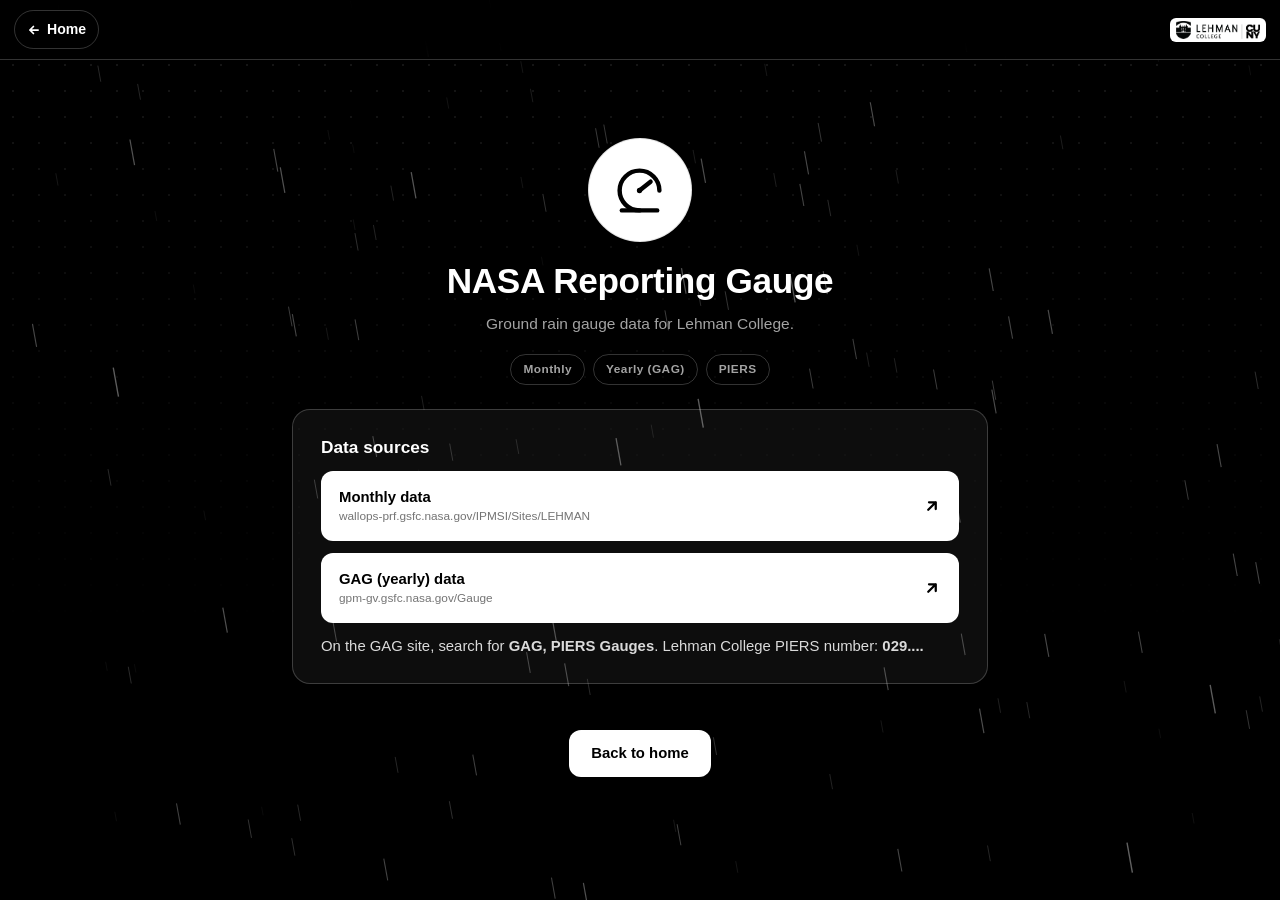
<file: nasa-gauge.html>
<!DOCTYPE html>
<html lang="en">
<head>
<meta charset="UTF-8">
<meta name="viewport" content="width=device-width, initial-scale=1, viewport-fit=cover">
<meta name="theme-color" content="#000000">
<title>NASA Reporting Gauge | Data &amp; Codes Used in Our Research</title>
<link rel="icon" href="images/glass.png">
<link rel="stylesheet" href="css/style.css">
<script>document.documentElement.classList.add('js');</script>
</head>
<body class="guide">

<div class="topbar">
  <a class="back" href="index.html"><svg viewBox="0 0 24 24" fill="none" stroke="currentColor" stroke-width="3" stroke-linecap="round" stroke-linejoin="round"><path d="M5 12h14M13 6l6 6-6 6"/></svg>Home</a>
  <img src="images/Lehman_logo.png" alt="Lehman College, CUNY">
  <div class="progress"></div>
</div>

<div class="wrap">

  <header class="guide-hero reveal">
    <span class="stub-badge">
      <svg viewBox="0 0 24 24" fill="none" stroke="currentColor" stroke-width="2" stroke-linecap="round" stroke-linejoin="round"><path d="M12 21a9 9 0 1 1 9-9"/><g class="gauge-needle"><path d="M12 12l5-4"/></g><circle cx="12" cy="12" r="1.2" fill="currentColor" stroke="none"/><path d="M4 21h16"/></svg>
    </span>
    <h1>NASA Reporting Gauge</h1>
    <p>Ground rain gauge data for Lehman College.</p>
    <div class="chips"><span class="chip">Monthly</span><span class="chip">Yearly (GAG)</span><span class="chip">PIERS</span></div>
  </header>

  <section class="step reveal">
    <h2>Data sources</h2>
    <a class="btn" href="https://wallops-prf.gsfc.nasa.gov/IPMSI/Sites/LEHMAN/index.php" target="_blank" rel="noopener"><span>Monthly data<small>wallops-prf.gsfc.nasa.gov/IPMSI/Sites/LEHMAN</small></span><svg viewBox="0 0 24 24" fill="none" stroke="currentColor" stroke-width="3" stroke-linecap="round" stroke-linejoin="round"><path d="M7 17L17 7M8 7h9v9"/></svg></a>
    <a class="btn" href="https://gpm-gv.gsfc.nasa.gov/Gauge/index.php" target="_blank" rel="noopener"><span>GAG (yearly) data<small>gpm-gv.gsfc.nasa.gov/Gauge</small></span><svg viewBox="0 0 24 24" fill="none" stroke="currentColor" stroke-width="3" stroke-linecap="round" stroke-linejoin="round"><path d="M7 17L17 7M8 7h9v9"/></svg></a>
    <p style="margin-top:12px">On the GAG site, search for <strong>GAG, PIERS Gauges</strong>. Lehman College PIERS number: <strong>029....</strong></p>
  </section>

  <div class="pager"><a class="btn" href="index.html">Back to home</a></div>
</div>

<script src="js/main.js"></script>
<script src="js/rain.js"></script>
</body>
</html>
</file>
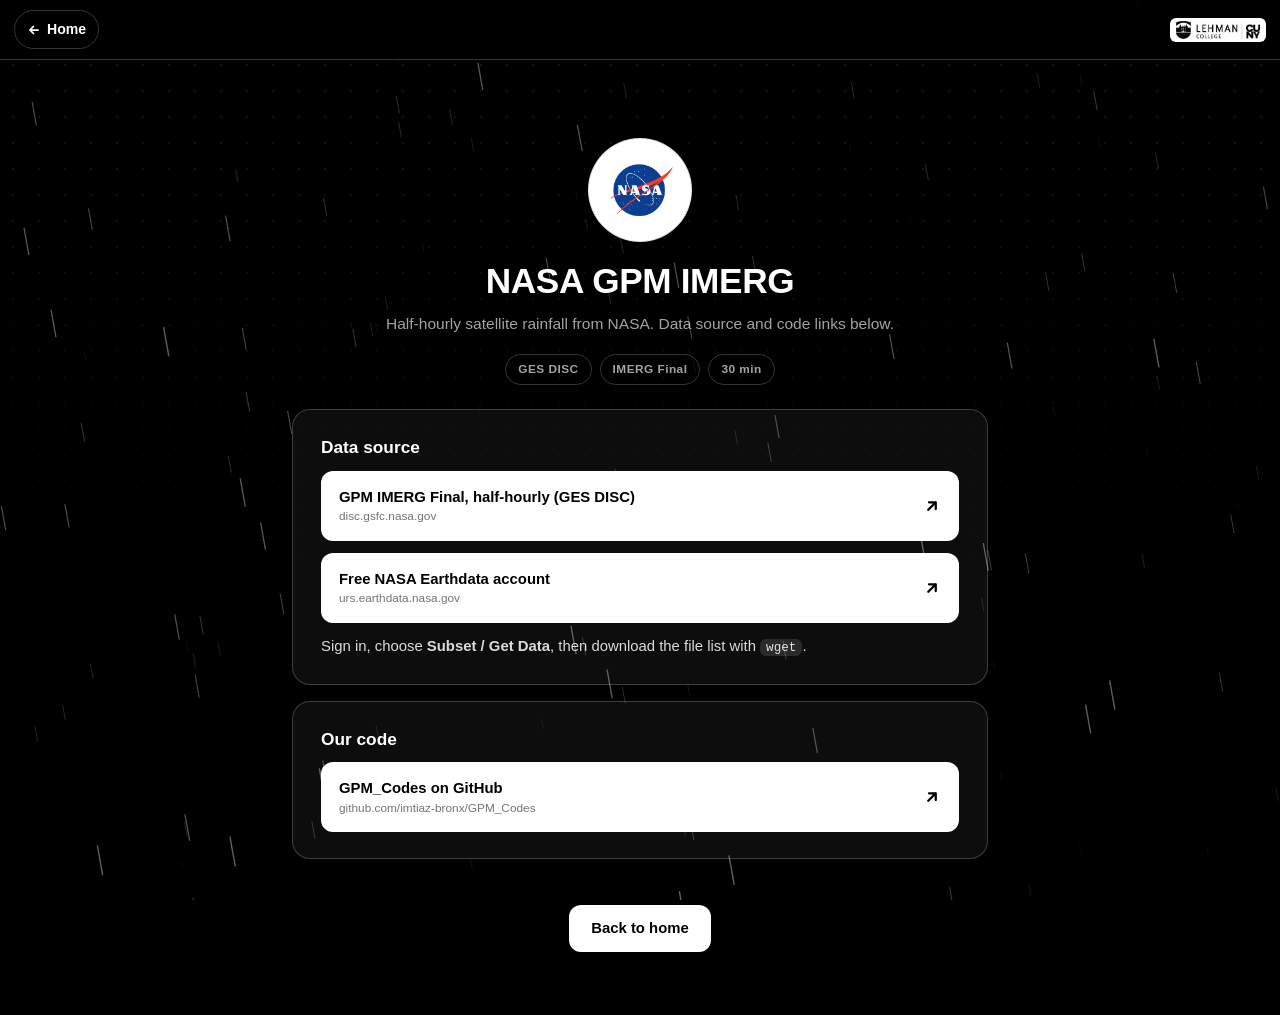
<file: nasa.html>
<!DOCTYPE html>
<html lang="en">
<head>
<meta charset="UTF-8">
<meta name="viewport" content="width=device-width, initial-scale=1, viewport-fit=cover">
<meta name="theme-color" content="#000000">
<title>NASA GPM IMERG | Data &amp; Codes Used in Our Research</title>
<link rel="icon" href="images/glass.png">
<link rel="stylesheet" href="css/style.css">
<script>document.documentElement.classList.add('js');</script>
</head>
<body class="guide">

<div class="topbar">
  <a class="back" href="index.html"><svg viewBox="0 0 24 24" fill="none" stroke="currentColor" stroke-width="3" stroke-linecap="round" stroke-linejoin="round"><path d="M5 12h14M13 6l6 6-6 6"/></svg>Home</a>
  <img src="images/Lehman_logo.png" alt="Lehman College, CUNY">
  <div class="progress"></div>
</div>

<div class="wrap">

  <header class="guide-hero reveal">
    <span class="stub-badge"><img src="images/nasa-logo-web-rgb.webp" alt="NASA logo"></span>
    <h1>NASA GPM IMERG</h1>
    <p>Half-hourly satellite rainfall from NASA. Data source and code links below.</p>
    <div class="chips"><span class="chip">GES DISC</span><span class="chip">IMERG Final</span><span class="chip">30 min</span></div>
  </header>

  <section class="step reveal">
    <h2>Data source</h2>
    <a class="btn" href="https://disc.gsfc.nasa.gov/datasets/GPM_3IMERGHH_07/summary" target="_blank" rel="noopener"><span>GPM IMERG Final, half-hourly (GES DISC)<small>disc.gsfc.nasa.gov</small></span><svg viewBox="0 0 24 24" fill="none" stroke="currentColor" stroke-width="3" stroke-linecap="round" stroke-linejoin="round"><path d="M7 17L17 7M8 7h9v9"/></svg></a>
    <a class="btn" href="https://urs.earthdata.nasa.gov/users/new" target="_blank" rel="noopener"><span>Free NASA Earthdata account<small>urs.earthdata.nasa.gov</small></span><svg viewBox="0 0 24 24" fill="none" stroke="currentColor" stroke-width="3" stroke-linecap="round" stroke-linejoin="round"><path d="M7 17L17 7M8 7h9v9"/></svg></a>
    <p style="margin-top:12px">Sign in, choose <strong>Subset / Get Data</strong>, then download the file list with <code>wget</code>.</p>
  </section>

  <section class="step reveal">
    <h2>Our code</h2>
    <a class="btn" href="https://github.com/imtiaz-bronx/GPM_Codes" target="_blank" rel="noopener"><span>GPM_Codes on GitHub<small>github.com/imtiaz-bronx/GPM_Codes</small></span><svg viewBox="0 0 24 24" fill="none" stroke="currentColor" stroke-width="3" stroke-linecap="round" stroke-linejoin="round"><path d="M7 17L17 7M8 7h9v9"/></svg></a>
  </section>

  <div class="pager"><a class="btn" href="index.html">Back to home</a></div>
</div>

<script src="js/main.js"></script>
<script src="js/rain.js"></script>
</body>
</html>
</file>
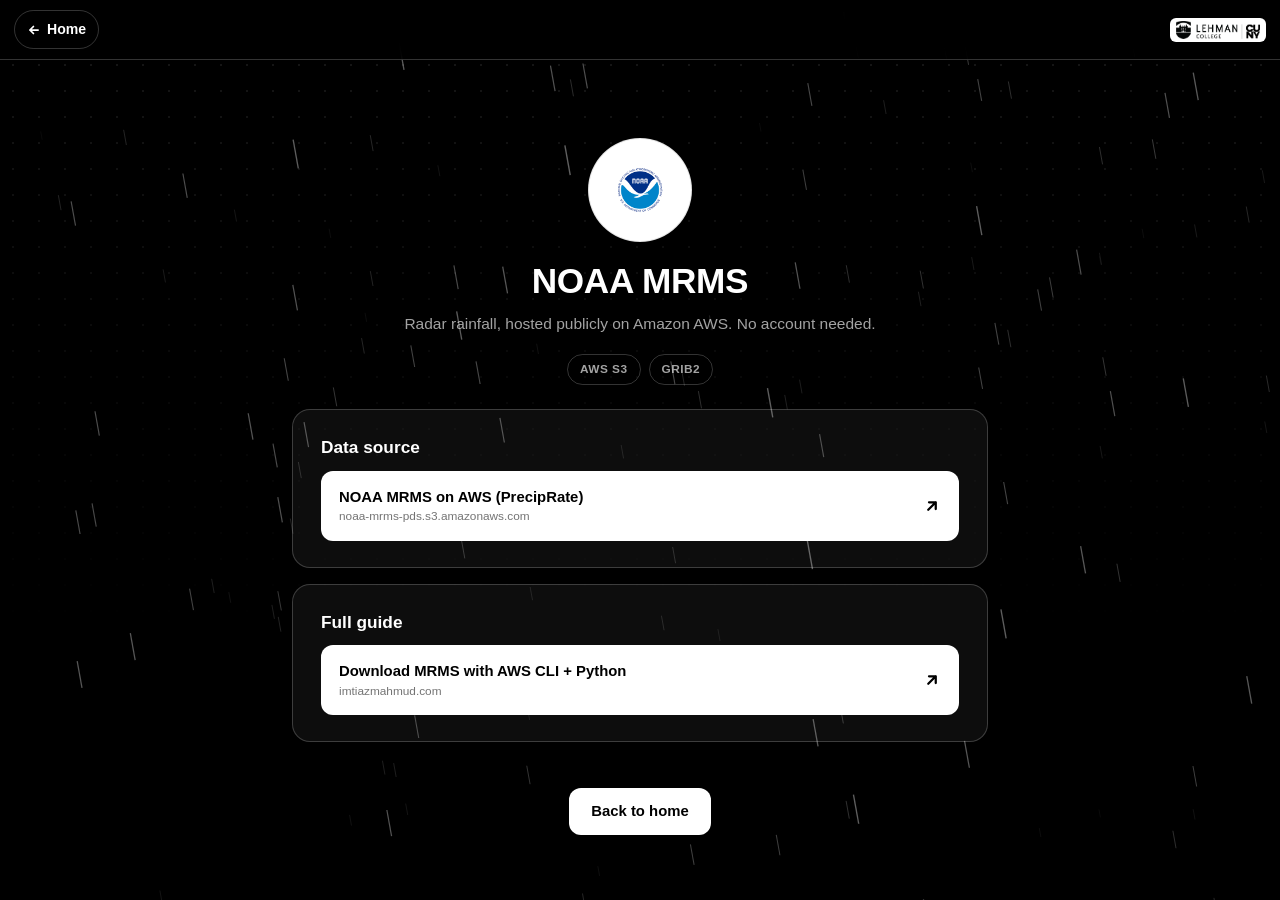
<file: noaa.html>
<!DOCTYPE html>
<html lang="en">
<head>
<meta charset="UTF-8">
<meta name="viewport" content="width=device-width, initial-scale=1, viewport-fit=cover">
<meta name="theme-color" content="#000000">
<title>NOAA MRMS | Data &amp; Codes Used in Our Research</title>
<link rel="icon" href="images/glass.png">
<link rel="stylesheet" href="css/style.css">
<script>document.documentElement.classList.add('js');</script>
</head>
<body class="guide">

<div class="topbar">
  <a class="back" href="index.html"><svg viewBox="0 0 24 24" fill="none" stroke="currentColor" stroke-width="3" stroke-linecap="round" stroke-linejoin="round"><path d="M5 12h14M13 6l6 6-6 6"/></svg>Home</a>
  <img src="images/Lehman_logo.png" alt="Lehman College, CUNY">
  <div class="progress"></div>
</div>

<div class="wrap">

  <header class="guide-hero reveal">
    <span class="stub-badge"><img src="images/noaa-emblem-rgb-2022.png" alt="NOAA emblem"></span>
    <h1>NOAA MRMS</h1>
    <p>Radar rainfall, hosted publicly on Amazon AWS. No account needed.</p>
    <div class="chips"><span class="chip">AWS S3</span><span class="chip">GRIB2</span></div>
  </header>

  <section class="step reveal">
    <h2>Data source</h2>
    <a class="btn" href="https://noaa-mrms-pds.s3.amazonaws.com/index.html#CONUS/PrecipRate_00.00/" target="_blank" rel="noopener"><span>NOAA MRMS on AWS (PrecipRate)<small>noaa-mrms-pds.s3.amazonaws.com</small></span><svg viewBox="0 0 24 24" fill="none" stroke="currentColor" stroke-width="3" stroke-linecap="round" stroke-linejoin="round"><path d="M7 17L17 7M8 7h9v9"/></svg></a>
  </section>

  <section class="step reveal">
    <h2>Full guide</h2>
    <a class="btn" href="https://imtiazmahmud.com/blog/posts/aws-cli-noaa-mrms-rain-lab-python.html" target="_blank" rel="noopener"><span>Download MRMS with AWS CLI + Python<small>imtiazmahmud.com</small></span><svg viewBox="0 0 24 24" fill="none" stroke="currentColor" stroke-width="3" stroke-linecap="round" stroke-linejoin="round"><path d="M7 17L17 7M8 7h9v9"/></svg></a>
  </section>

  <div class="pager"><a class="btn" href="index.html">Back to home</a></div>
</div>

<script src="js/main.js"></script>
<script src="js/rain.js"></script>
</body>
</html>
</file>
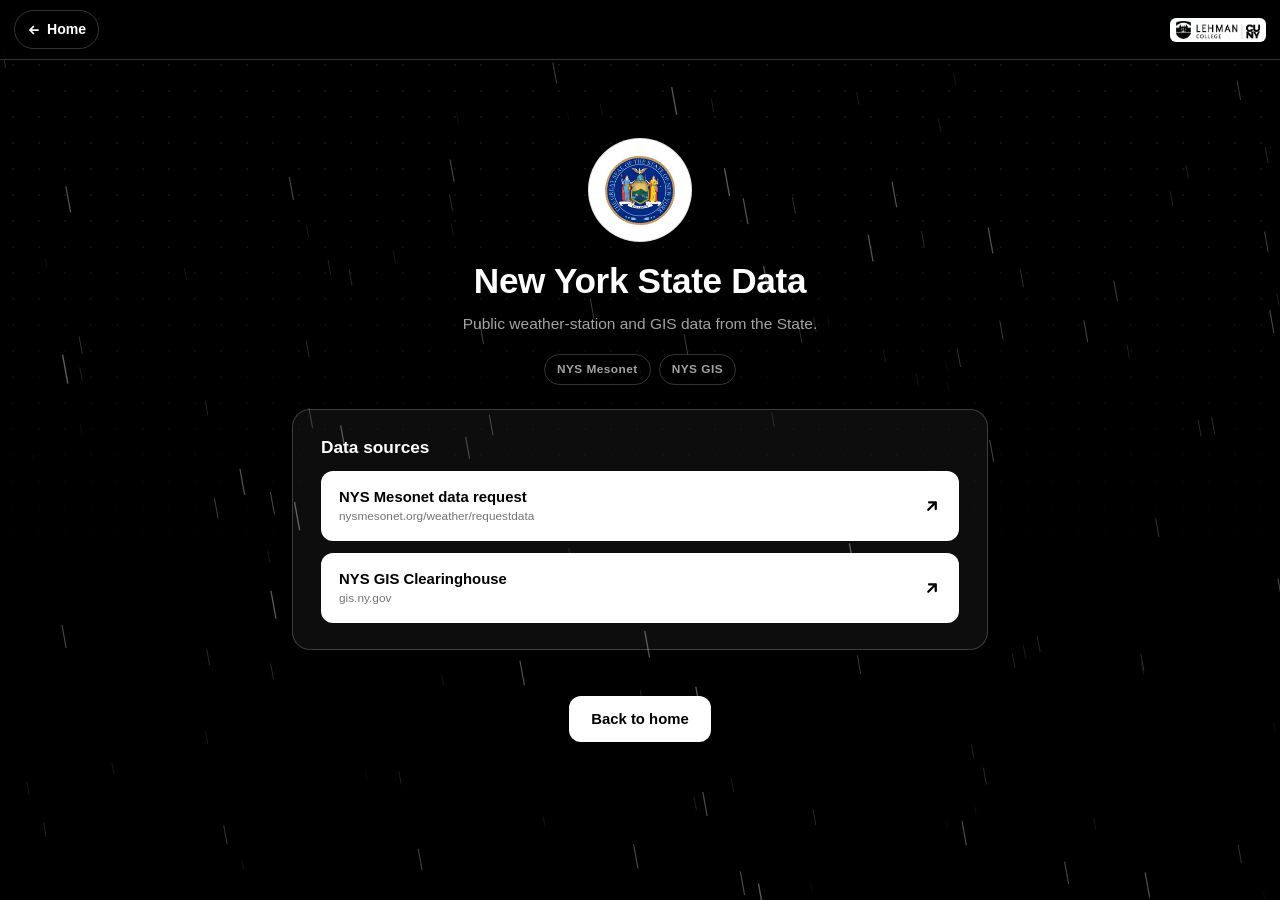
<file: nys.html>
<!DOCTYPE html>
<html lang="en">
<head>
<meta charset="UTF-8">
<meta name="viewport" content="width=device-width, initial-scale=1, viewport-fit=cover">
<meta name="theme-color" content="#000000">
<title>New York State Data | Data &amp; Codes Used in Our Research</title>
<link rel="icon" href="images/glass.png">
<link rel="stylesheet" href="css/style.css">
<script>document.documentElement.classList.add('js');</script>
</head>
<body class="guide">

<div class="topbar">
  <a class="back" href="index.html"><svg viewBox="0 0 24 24" fill="none" stroke="currentColor" stroke-width="3" stroke-linecap="round" stroke-linejoin="round"><path d="M5 12h14M13 6l6 6-6 6"/></svg>Home</a>
  <img src="images/Lehman_logo.png" alt="Lehman College, CUNY">
  <div class="progress"></div>
</div>

<div class="wrap">

  <header class="guide-hero reveal">
    <span class="stub-badge"><img src="images/new-york-state-seal.png" alt="Great Seal of the State of New York"></span>
    <h1>New York State Data</h1>
    <p>Public weather-station and GIS data from the State.</p>
    <div class="chips"><span class="chip">NYS Mesonet</span><span class="chip">NYS GIS</span></div>
  </header>

  <section class="step reveal">
    <h2>Data sources</h2>
    <a class="btn" href="https://www.nysmesonet.org/weather/requestdata" target="_blank" rel="noopener"><span>NYS Mesonet data request<small>nysmesonet.org/weather/requestdata</small></span><svg viewBox="0 0 24 24" fill="none" stroke="currentColor" stroke-width="3" stroke-linecap="round" stroke-linejoin="round"><path d="M7 17L17 7M8 7h9v9"/></svg></a>
    <a class="btn" href="https://gis.ny.gov/" target="_blank" rel="noopener"><span>NYS GIS Clearinghouse<small>gis.ny.gov</small></span><svg viewBox="0 0 24 24" fill="none" stroke="currentColor" stroke-width="3" stroke-linecap="round" stroke-linejoin="round"><path d="M7 17L17 7M8 7h9v9"/></svg></a>
  </section>

  <div class="pager"><a class="btn" href="index.html">Back to home</a></div>
</div>

<script src="js/main.js"></script>
<script src="js/rain.js"></script>
</body>
</html>
</file>
<file: css/style.css>
/* ============================================================
   AGU Poster Companion Site — shared styles (mobile-first)
   Lehman College / CUNY — Dept. of Earth, Environment & Geospatial Science
   Black & white, minimal, with motion used sparingly.
   ============================================================ */

:root {
  --bg: #000;
  --fg: #fff;
  --dim: rgba(255, 255, 255, 0.64);
  --faint: rgba(255, 255, 255, 0.4);
  --glass-bg: rgba(255, 255, 255, 0.05);
  --glass-border: rgba(255, 255, 255, 0.2);
  --card-bg: #fff;
  --card-fg: #000;
  --card-dim: rgba(0, 0, 0, 0.55);
  --card-border: rgba(0, 0, 0, 0.1);
  --radius-lg: 24px;
  --radius-md: 18px;
  --radius-sm: 12px;
  --ease: cubic-bezier(0.22, 1, 0.36, 1);
}

* { box-sizing: border-box; }
html { -webkit-text-size-adjust: 100%; scroll-behavior: smooth; }

body {
  margin: 0;
  font-family: -apple-system, BlinkMacSystemFont, "Segoe UI", Roboto, Helvetica, Arial, sans-serif;
  color: var(--fg);
  background: var(--bg);
  min-height: 100vh;
  min-height: 100dvh;
  -webkit-font-smoothing: antialiased;
  line-height: 1.5;
}

/* faint dot grid for depth, no color */
body::before {
  content: "";
  position: fixed;
  inset: 0;
  z-index: -1;
  background-image: radial-gradient(rgba(255, 255, 255, 0.09) 1px, transparent 1px);
  background-size: 26px 26px;
  mask-image: linear-gradient(180deg, #000 0%, transparent 70%);
  -webkit-mask-image: linear-gradient(180deg, #000 0%, transparent 70%);
}

#rain {
  position: fixed;
  inset: 0;
  width: 100%;
  height: 100%;
  z-index: -1;
  pointer-events: none;
}

.wrap {
  max-width: 720px;
  margin: 0 auto;
  padding: 20px 18px calc(48px + env(safe-area-inset-bottom));
}

a { color: inherit; }

/* ---------- Loader (index only, ~0.5s) ---------- */

#loader {
  position: fixed;
  inset: 0;
  z-index: 100;
  background: #000;
  display: grid;
  place-items: center;
  animation: loaderOut 0.3s ease 0.5s forwards;
}

#loader svg { width: 84px; height: 84px; overflow: visible; }

#loader .drop {
  fill: none;
  stroke: #fff;
  stroke-width: 2.5;
  stroke-linecap: round;
  stroke-linejoin: round;
  stroke-dasharray: 120;
  stroke-dashoffset: 120;
  animation: draw 0.45s var(--ease) forwards;
}

#loader .ripple {
  fill: none;
  stroke: #fff;
  stroke-width: 1.5;
  opacity: 0;
  transform-origin: 50px 86px;
  animation: ripple 0.5s ease-out 0.1s forwards;
}

@keyframes draw { to { stroke-dashoffset: 0; } }
@keyframes ripple {
  0% { opacity: 0.9; transform: scale(0.2); }
  100% { opacity: 0; transform: scale(1.6); }
}
@keyframes loaderOut {
  to { opacity: 0; visibility: hidden; pointer-events: none; }
}

/* ---------- Reveal on scroll ---------- */

.js .reveal {
  opacity: 0;
  transform: translateY(18px);
  transition: opacity 0.6s var(--ease), transform 0.6s var(--ease);
  transition-delay: calc(var(--i, 0) * 70ms);
}
.js .reveal.in { opacity: 1; transform: none; }

/* ---------- Header / masthead ---------- */

.masthead {
  background: var(--glass-bg);
  border: 1px solid var(--glass-border);
  border-radius: var(--radius-lg);
  padding: 22px 20px;
  text-align: center;
}

.masthead .logo-row {
  display: flex;
  align-items: center;
  justify-content: center;
  background: #fff;
  border-radius: var(--radius-md);
  padding: 14px 16px;
}

.masthead .logo-row img { height: 42px; width: auto; display: block; }

.dept {
  font-size: 0.92rem;
  letter-spacing: 0.02em;
  color: var(--dim);
  margin: 16px 0 0;
}

/* ---------- Hero animation ---------- */

.hero-art { margin: 26px auto 0; max-width: 340px; }
.hero-art svg { width: 100%; height: auto; display: block; overflow: visible; }

.hero-art .stroke { fill: none; stroke: #fff; stroke-width: 1.8; stroke-linecap: round; stroke-linejoin: round; }
.hero-art .cloud { stroke-dasharray: 400; stroke-dashoffset: 400; animation: draw2 1.4s var(--ease) 0.6s forwards; }
.hero-art .orbit { stroke: rgba(255, 255, 255, 0.28); stroke-dasharray: 3 6; }
.hero-art .sat { fill: #fff; }
.hero-art .rain {
  stroke: #fff;
  stroke-width: 2;
  stroke-linecap: round;
  opacity: 0;
  animation: fall 1.5s linear infinite;
  animation-delay: calc(var(--d) * 1s);
}
.hero-art .splash {
  fill: none;
  stroke: rgba(255, 255, 255, 0.7);
  stroke-width: 1.2;
  transform-box: fill-box;
  transform-origin: center;
  opacity: 0;
  animation: splash 1.5s ease-out infinite;
  animation-delay: calc(var(--d) * 1s + 0.9s);
}
.hero-art .ground { stroke: rgba(255, 255, 255, 0.5); }

@keyframes draw2 { to { stroke-dashoffset: 0; } }
@keyframes fall {
  0% { opacity: 0; transform: translateY(-8px); }
  15% { opacity: 1; }
  60% { opacity: 1; }
  70%, 100% { opacity: 0; transform: translateY(46px); }
}
@keyframes splash {
  0% { opacity: 0.9; transform: scale(0.2); }
  40%, 100% { opacity: 0; transform: scale(1.6); }
}

/* ---------- Satellite sky (top of home) ---------- */

.sky { margin: -6px auto 6px; max-width: 520px; }
.sky svg { width: 100%; height: auto; display: block; overflow: visible; }
.sky .orbit { fill: none; stroke: rgba(255, 255, 255, 0.14); stroke-width: 1; stroke-dasharray: 2 6; stroke-linecap: round; }
.sky .stars circle { fill: #fff; opacity: 0.15; animation: twinkle 4s ease-in-out infinite; animation-delay: var(--d); }
.sky .satbody { transform: scale(0.8); }
.sky .satbody line, .sky .satbody path, .sky .satbody rect {
  fill: none; stroke: rgba(255, 255, 255, 0.85); stroke-width: 1.1; stroke-linecap: round; stroke-linejoin: round;
}
.sky .satbody .grid { stroke: rgba(255, 255, 255, 0.35); stroke-width: 0.7; }
.sky .satbody .core { fill: #0a0a0a; }
.sky .satbody rect:not(.core) { fill: rgba(255, 255, 255, 0.06); }
.sky .blink { fill: #fff; animation: twinkle 2.4s ease-in-out infinite; }
@keyframes twinkle { 0%, 100% { opacity: 0.12; } 50% { opacity: 0.9; } }

/* ---------- Bottom scene ---------- */

.scene { margin: 44px auto 0; max-width: 720px; }
.scene svg { width: 100%; height: auto; display: block; overflow: visible; }

.scene .ground { stroke: rgba(255, 255, 255, 0.4); stroke-width: 1.2; }

.scene .wind path {
  fill: none; stroke: rgba(255, 255, 255, 0.3); stroke-width: 1; stroke-linecap: round;
  stroke-dasharray: 36 240; stroke-dashoffset: 276;
  animation: windflow 7.5s ease-in-out infinite; animation-delay: var(--d);
}
@keyframes windflow { 0% { stroke-dashoffset: 276; opacity: 0; } 15%, 80% { opacity: 1; } 100% { stroke-dashoffset: 0; opacity: 0; } }

.scene .sway {
  transform-box: fill-box;
  transform-origin: 50% 100%;
  animation: sway var(--s) ease-in-out infinite alternate;
  animation-delay: var(--d);
}
@keyframes sway { from { transform: rotate(0.8deg); } to { transform: rotate(5deg); } }

.scene .trunk { fill: none; stroke: rgba(255, 255, 255, 0.85); stroke-width: 2.4; stroke-linecap: round; }
.scene .canopy { transform-box: fill-box; transform-origin: 50% 100%; animation: flutter 2.6s ease-in-out infinite alternate; }
@keyframes flutter { from { transform: rotate(-1.2deg) scale(1); } to { transform: rotate(1.4deg) scale(1.02); } }
.scene .canopy .o { fill: rgba(255, 255, 255, 0.8); }
.scene .canopy .i { fill: #0a0a0a; }
.scene .vein { fill: none; stroke: rgba(255, 255, 255, 0.3); stroke-width: 0.8; stroke-linecap: round; }

.scene .leaf {
  fill: rgba(255, 255, 255, 0.7); opacity: 0;
  transform-box: fill-box; transform-origin: center;
  animation: leafdrift 9s ease-in-out infinite; animation-delay: var(--d);
}
@keyframes leafdrift {
  0% { opacity: 0; transform: translate(0, 0) rotate(0); }
  12% { opacity: 0.7; }
  60% { opacity: 0.5; }
  100% { opacity: 0; transform: translate(var(--dx, 150px), var(--y)) rotate(540deg); }
}

.scene .gbody { fill: #0a0a0a; stroke: rgba(255, 255, 255, 0.85); stroke-width: 1.2; stroke-linejoin: round; }
.scene .gtick { fill: none; stroke: rgba(255, 255, 255, 0.5); stroke-width: 0.8; }
.scene .glabel { fill: rgba(255, 255, 255, 0.4); font: 600 4.6px ui-monospace, Menlo, monospace; letter-spacing: 0.18em; }
.scene .greadout { fill: #fff; font: 700 8px ui-monospace, Menlo, monospace; }
.scene .drip { stroke: rgba(255, 255, 255, 0.8); stroke-width: 1; stroke-linecap: round; opacity: 0; animation: drip 1.4s linear infinite; animation-delay: var(--d); }
@keyframes drip { 0% { opacity: 0; transform: translateY(-10px); } 20% { opacity: 1; } 75% { opacity: 1; } 100% { opacity: 0; transform: translateY(8px); } }

.scene .hall .o { fill: #0a0a0a; stroke: rgba(255, 255, 255, 0.75); stroke-width: 1.2; stroke-linejoin: round; }
.scene .hall .l { fill: none; stroke: rgba(255, 255, 255, 0.75); stroke-width: 1.2; stroke-linejoin: round; stroke-linecap: round; }
.scene .hall .win { fill: rgba(255, 255, 255, 0.05); stroke: rgba(255, 255, 255, 0.45); stroke-width: 0.8; }
.scene .hall .glow { animation: glow 6s ease-in-out infinite; animation-delay: var(--d); }
@keyframes glow { 0%, 100% { fill: rgba(255, 255, 255, 0.1); } 50% { fill: rgba(255, 255, 255, 0.5); } }

.scene + .site-footer { margin-top: 0; border-top: 0; padding-top: 14px; }

/* ---------- Title band ---------- */

.title-band { margin: 18px 0 22px; text-align: center; }
.title-band h1 { font-size: 1.6rem; line-height: 1.25; margin: 0 0 8px; font-weight: 800; letter-spacing: -0.01em; }
.title-band p { margin: 0; color: var(--dim); font-size: 0.95rem; }

/* ---------- Logo grid ---------- */

.logo-grid {
  display: flex;
  flex-wrap: wrap;
  justify-content: center;
  gap: 14px;
  margin-top: 22px;
}

.logo-card {
  position: relative;
  display: flex;
  flex-direction: column;
  align-items: center;
  gap: 12px;
  flex: 1 1 calc(50% - 14px);
  min-width: 130px;
  max-width: 220px;
  padding: 24px 14px 20px;
  background: var(--card-bg);
  border-radius: var(--radius-md);
  text-decoration: none;
  color: var(--card-fg);
  border: 1px solid var(--card-border);
  transition: transform 0.25s var(--ease), box-shadow 0.25s ease;
  -webkit-tap-highlight-color: transparent;
  overflow: hidden;
}

/* shine sweep on hover/tap */
.logo-card::after {
  content: "";
  position: absolute;
  top: 0; bottom: 0; left: -60%;
  width: 40%;
  background: linear-gradient(100deg, transparent, rgba(0, 0, 0, 0.07), transparent);
  transform: skewX(-18deg);
  transition: left 0.6s ease;
  pointer-events: none;
}
.logo-card:active { transform: scale(0.96); }
.logo-card:active::after { left: 130%; }

@media (hover: hover) {
  .logo-card:hover { transform: translateY(-4px); box-shadow: 0 14px 28px rgba(255, 255, 255, 0.14); }
  .logo-card:hover::after { left: 130%; }
  .logo-card:hover .logo-badge { transform: scale(1.06) rotate(-2deg); }
}

.logo-badge {
  width: 84px;
  height: 84px;
  border-radius: 50%;
  background: #fff;
  display: flex;
  align-items: center;
  justify-content: center;
  border: 1px solid var(--card-border);
  overflow: hidden;
  transition: transform 0.35s var(--ease);
}
.logo-badge img { width: 68%; height: 68%; object-fit: contain; }
.logo-badge svg { width: 52%; height: 52%; color: #000; overflow: visible; }

.logo-card .name { font-weight: 700; font-size: 0.98rem; text-align: center; line-height: 1.25; }
.logo-card .desc { font-size: 0.78rem; color: var(--card-dim); text-align: center; margin: -6px 0 2px; }

.logo-card .go {
  font-size: 0.72rem;
  font-weight: 700;
  letter-spacing: 0.06em;
  text-transform: uppercase;
  color: #000;
  display: inline-flex;
  align-items: center;
  gap: 4px;
}
.logo-card .go svg { width: 12px; height: 12px; transition: transform 0.2s ease; }
.logo-card:hover .go svg { transform: translateX(3px); }

/* animated gauge needle */
.gauge-needle { transform-origin: 12px 12px; animation: sweep 3.2s ease-in-out infinite; }
@keyframes sweep {
  0%, 100% { transform: rotate(-30deg); }
  50% { transform: rotate(40deg); }
}

/* ---------- Workflow timeline (home) ---------- */

.section-title {
  text-align: center;
  font-size: 1.15rem;
  font-weight: 800;
  margin: 46px 0 6px;
}
.section-sub { text-align: center; color: var(--dim); font-size: 0.88rem; margin: 0 0 24px; }

.timeline { position: relative; margin: 0; padding: 0 0 0 34px; list-style: none; }
.timeline::before {
  content: "";
  position: absolute;
  left: 11px; top: 6px; bottom: 6px;
  width: 2px;
  background: linear-gradient(180deg, #fff, rgba(255, 255, 255, 0.15));
}
.timeline li { position: relative; padding: 0 0 22px; }
.timeline li:last-child { padding-bottom: 0; }
.timeline li::before {
  content: attr(data-n);
  position: absolute;
  left: -34px; top: 0;
  width: 24px; height: 24px;
  border-radius: 50%;
  background: #fff;
  color: #000;
  font-size: 0.72rem;
  font-weight: 800;
  display: grid;
  place-items: center;
}
.timeline strong { display: block; font-size: 0.98rem; }
.timeline span { color: var(--dim); font-size: 0.87rem; }

/* ---------- Hint / footer ---------- */

.hint { text-align: center; margin-top: 26px; color: var(--dim); font-size: 0.85rem; font-style: italic; }
.site-footer {
  text-align: center;
  margin-top: 40px;
  padding-top: 18px;
  border-top: 1px solid var(--glass-border);
  color: var(--faint);
  font-size: 0.78rem;
  line-height: 1.6;
}

/* ============================================================
   Guide / blog pages
   ============================================================ */

.topbar {
  position: sticky;
  top: 0;
  z-index: 20;
  display: flex;
  align-items: center;
  justify-content: space-between;
  gap: 12px;
  padding: 10px 14px;
  padding-top: calc(10px + env(safe-area-inset-top));
  background: rgba(0, 0, 0, 0.82);
  -webkit-backdrop-filter: blur(10px);
  backdrop-filter: blur(10px);
  border-bottom: 1px solid var(--glass-border);
}
.topbar .back {
  display: inline-flex;
  align-items: center;
  gap: 6px;
  text-decoration: none;
  font-weight: 700;
  font-size: 0.88rem;
  padding: 8px 12px;
  border: 1px solid var(--glass-border);
  border-radius: 999px;
}
.topbar .back svg { width: 14px; height: 14px; transform: rotate(180deg); }
.topbar img { height: 24px; background: #fff; border-radius: 6px; padding: 3px 6px; }
.progress { position: absolute; left: 0; bottom: -1px; height: 2px; width: 100%; background: #fff; transform: scaleX(0); transform-origin: 0 0; }

.guide-hero { text-align: center; padding: 30px 0 8px; }
.guide-hero .stub-badge { margin: 0 auto 18px; }
.guide-hero h1 { font-size: 1.7rem; line-height: 1.2; margin: 0 0 10px; letter-spacing: -0.01em; }
.guide-hero p { color: var(--dim); margin: 0 auto; max-width: 520px; font-size: 0.97rem; }

.stub-badge {
  width: 104px; height: 104px;
  border-radius: 50%;
  background: #fff;
  display: flex; align-items: center; justify-content: center;
  border: 1px solid var(--card-border);
  animation: floaty 5s ease-in-out infinite;
}
.stub-badge img { width: 68%; height: 68%; object-fit: contain; }
.stub-badge svg { width: 52%; height: 52%; color: #000; overflow: visible; }
@keyframes floaty { 0%, 100% { transform: translateY(0); } 50% { transform: translateY(-6px); } }

.chips { display: flex; flex-wrap: wrap; justify-content: center; gap: 8px; margin-top: 18px; }
.chip {
  font-size: 0.74rem; font-weight: 700; letter-spacing: 0.04em;
  padding: 6px 12px; border-radius: 999px;
  border: 1px solid var(--glass-border); color: var(--dim);
}

.step {
  background: var(--glass-bg);
  border: 1px solid var(--glass-border);
  border-radius: var(--radius-md);
  padding: 20px 18px;
  margin-top: 16px;
}
.step h2 { display: flex; align-items: center; gap: 10px; font-size: 1.08rem; margin: 0 0 10px; line-height: 1.3; }
.step h2 .n {
  flex: none;
  width: 28px; height: 28px; border-radius: 50%;
  background: #fff; color: #000;
  font-size: 0.8rem; font-weight: 800;
  display: grid; place-items: center;
}
.step p { margin: 0 0 10px; color: rgba(255, 255, 255, 0.85); font-size: 0.93rem; }
.step p:last-child { margin-bottom: 0; }
.step ul, .step ol { margin: 0 0 10px; padding-left: 20px; color: rgba(255, 255, 255, 0.85); font-size: 0.93rem; }
.step li { margin-bottom: 4px; }
.step a { color: #fff; text-decoration-thickness: 1px; text-underline-offset: 3px; }
.step code { font-family: ui-monospace, SFMono-Regular, Menlo, Consolas, monospace; font-size: 0.85em; background: rgba(255, 255, 255, 0.12); padding: 1px 6px; border-radius: 6px; word-break: break-word; }

.codebox { position: relative; margin: 10px 0; }
.codebox pre {
  margin: 0;
  padding: 14px 14px;
  padding-right: 64px;
  background: #fff;
  color: #000;
  border-radius: var(--radius-sm);
  overflow-x: auto;
  font-family: ui-monospace, SFMono-Regular, Menlo, Consolas, monospace;
  font-size: 0.78rem;
  line-height: 1.55;
  -webkit-overflow-scrolling: touch;
}
.codebox .label {
  position: absolute; top: -9px; left: 12px;
  background: #000; color: var(--dim);
  font-size: 0.64rem; letter-spacing: 0.08em; text-transform: uppercase; font-weight: 700;
  padding: 1px 8px; border: 1px solid var(--glass-border); border-radius: 999px;
}
.copy {
  position: absolute; top: 8px; right: 8px;
  font: 700 0.68rem/1 inherit;
  padding: 7px 10px;
  border: 1px solid rgba(0, 0, 0, 0.25);
  background: #fff; color: #000;
  border-radius: 8px;
  cursor: pointer;
}
.copy.done { background: #000; color: #fff; }

.note {
  margin-top: 12px;
  padding: 12px 14px;
  border-left: 3px solid #fff;
  background: rgba(255, 255, 255, 0.07);
  border-radius: 0 var(--radius-sm) var(--radius-sm) 0;
  font-size: 0.87rem;
  color: rgba(255, 255, 255, 0.85);
}
.note strong { color: #fff; }

.btn {
  display: flex; align-items: center; justify-content: space-between; gap: 10px;
  margin-top: 12px;
  padding: 15px 18px;
  background: #fff; color: #000;
  border-radius: var(--radius-sm);
  text-decoration: none !important;
  font-weight: 700; font-size: 0.93rem;
  transition: transform 0.2s var(--ease);
}
.step a.btn, .step a.btn:visited { color: #000; text-decoration: none; }
.btn > span { display: block; min-width: 0; }
.btn small { display: block; font-weight: 500; font-size: 0.74rem; color: var(--card-dim); word-break: break-word; }
.btn svg { flex: none; width: 18px; height: 18px; }
.btn:active { transform: scale(0.98); }
@media (hover: hover) { .btn:hover { transform: translateY(-2px); } }

.tablewrap { overflow-x: auto; margin: 10px 0; }
table { width: 100%; border-collapse: collapse; font-size: 0.82rem; }
th, td { text-align: left; padding: 8px 10px; border-bottom: 1px solid var(--glass-border); vertical-align: top; }
th { color: var(--faint); font-size: 0.7rem; letter-spacing: 0.06em; text-transform: uppercase; }

.pager { display: flex; justify-content: center; margin-top: 34px; }
.pager .btn { display: inline-flex; padding: 12px 22px; }

/* ---------- Desktop ---------- */

@media (min-width: 640px) {
  .wrap { max-width: 840px; padding: 48px 32px 64px; }
  .masthead { padding: 32px 40px; }
  .masthead .logo-row img { height: 54px; }
  .title-band h1 { font-size: 2.1rem; }
  .title-band p { font-size: 1.05rem; }
  .logo-card { flex-basis: calc(33.333% - 14px); }
  .logo-badge { width: 96px; height: 96px; }
  .guide-hero h1 { font-size: 2.2rem; }
  .step { padding: 26px 28px; }
  .codebox pre { font-size: 0.84rem; }
}

@media (min-width: 900px) {
  .wrap { max-width: 980px; }
  .logo-card { flex-basis: calc(20% - 14px); }
  .guide .wrap { max-width: 760px; }
}

/* ---------- Reduced motion ---------- */

@media (prefers-reduced-motion: reduce) {
  *, *::before, *::after { animation-duration: 0.01ms !important; animation-iteration-count: 1 !important; transition-duration: 0.01ms !important; }
  .js .reveal { opacity: 1; transform: none; }
}

/* ---------- Students with umbrellas ---------- */

.scene .walker { animation-duration: var(--dur); animation-delay: var(--delay); animation-timing-function: linear; animation-iteration-count: infinite; }
@keyframes walkR { from { transform: translateX(-26px); } to { transform: translateX(426px); } }
@keyframes walkL { from { transform: translateX(426px); } to { transform: translateX(-26px); } }

.scene .person { animation: bob calc(var(--step) * 2) ease-in-out infinite; }
@keyframes bob { 0%, 50%, 100% { transform: translateY(0); } 25%, 75% { transform: translateY(-0.7px); } }

.scene .person path, .scene .person .head, .scene .person .pack {
  fill: none; stroke: rgba(255, 255, 255, 0.85); stroke-width: 1.15; stroke-linecap: round; stroke-linejoin: round;
}
.scene .person .head, .scene .person .coat, .scene .person .pack { fill: #0a0a0a; }

.scene .leg, .scene .arm { transform-box: fill-box; transform-origin: 50% 0%; animation: step var(--step) ease-in-out infinite alternate; }
.scene .leg.b { animation-direction: alternate-reverse; }
.scene .arm { animation-direction: alternate-reverse; }
@keyframes step { from { transform: rotate(-24deg); } to { transform: rotate(24deg); } }

.scene .umb { transform-box: fill-box; transform-origin: 50% 100%; animation: umbsway calc(var(--step) * 4) ease-in-out infinite alternate; }
@keyframes umbsway { from { transform: rotate(-2.5deg); } to { transform: rotate(2.5deg); } }
.scene .person .canopy-u.u1 { fill: rgba(255, 255, 255, 0.92); }
.scene .person .canopy-u.u2 { fill: rgba(255, 255, 255, 0.4); }
.scene .person .canopy-u.u3 { fill: #0a0a0a; }

@media (prefers-reduced-motion: reduce) { .scene .walker { display: none; } }

/* ---------- Wide (desktop) scene ---------- */

.home { overflow-x: hidden; }
.scene-wide { display: none; }

.scene-wide .hills { fill: #070707; stroke: rgba(255, 255, 255, 0.12); stroke-width: 1; }
.scene-wide .soil { fill: none; stroke: rgba(255, 255, 255, 0.1); stroke-width: 1; stroke-dasharray: 2 9; }
.scene .lamp { fill: none; stroke: rgba(255, 255, 255, 0.7); stroke-width: 1.4; stroke-linecap: round; stroke-linejoin: round; }
.scene .lamphead { fill: #fff; }
.scene .lampglow { fill: rgba(255, 255, 255, 0.07); animation: lampglow 5s ease-in-out infinite; }
@keyframes lampglow { 0%, 100% { fill: rgba(255, 255, 255, 0.04); } 50% { fill: rgba(255, 255, 255, 0.12); } }
.scene .pud { fill: rgba(255, 255, 255, 0.05); stroke: rgba(255, 255, 255, 0.18); stroke-width: 0.8; }
.scene .ripple {
  fill: none; stroke: rgba(255, 255, 255, 0.6); stroke-width: 0.7; opacity: 0;
  transform-box: fill-box; transform-origin: center;
  animation: puddle 2.2s ease-out infinite; animation-delay: var(--d);
}
@keyframes puddle { 0% { opacity: 0.8; transform: scale(0.2); } 100% { opacity: 0; transform: scale(2.6); } }
.scene .flag { transform-box: fill-box; transform-origin: 0 50%; animation: flag 2.4s ease-in-out infinite alternate; }
@keyframes flag { from { transform: scaleX(1) skewY(-6deg); } to { transform: scaleX(0.8) skewY(8deg); } }
@keyframes walkRW { from { transform: translateX(-50px); } to { transform: translateX(1250px); } }
@keyframes walkLW { from { transform: translateX(1250px); } to { transform: translateX(-50px); } }

@media (min-width: 900px) {
  .scene-narrow { display: none; }
  .scene-wide {
    display: block;
    max-width: none;
    width: 100vw;
    margin: 70px 0 0 calc(50% - 50vw);
  }
  .home .wrap { padding-bottom: 18px; }
  .scene-wide + .site-footer { margin-top: 0; border-top: 0; padding-top: 10px; }
}

.scene .sign { fill: rgba(255, 255, 255, 0.88); font: 600 5.6px -apple-system, BlinkMacSystemFont, "Segoe UI", Helvetica, Arial, sans-serif; letter-spacing: 0.14em; }
</file>
